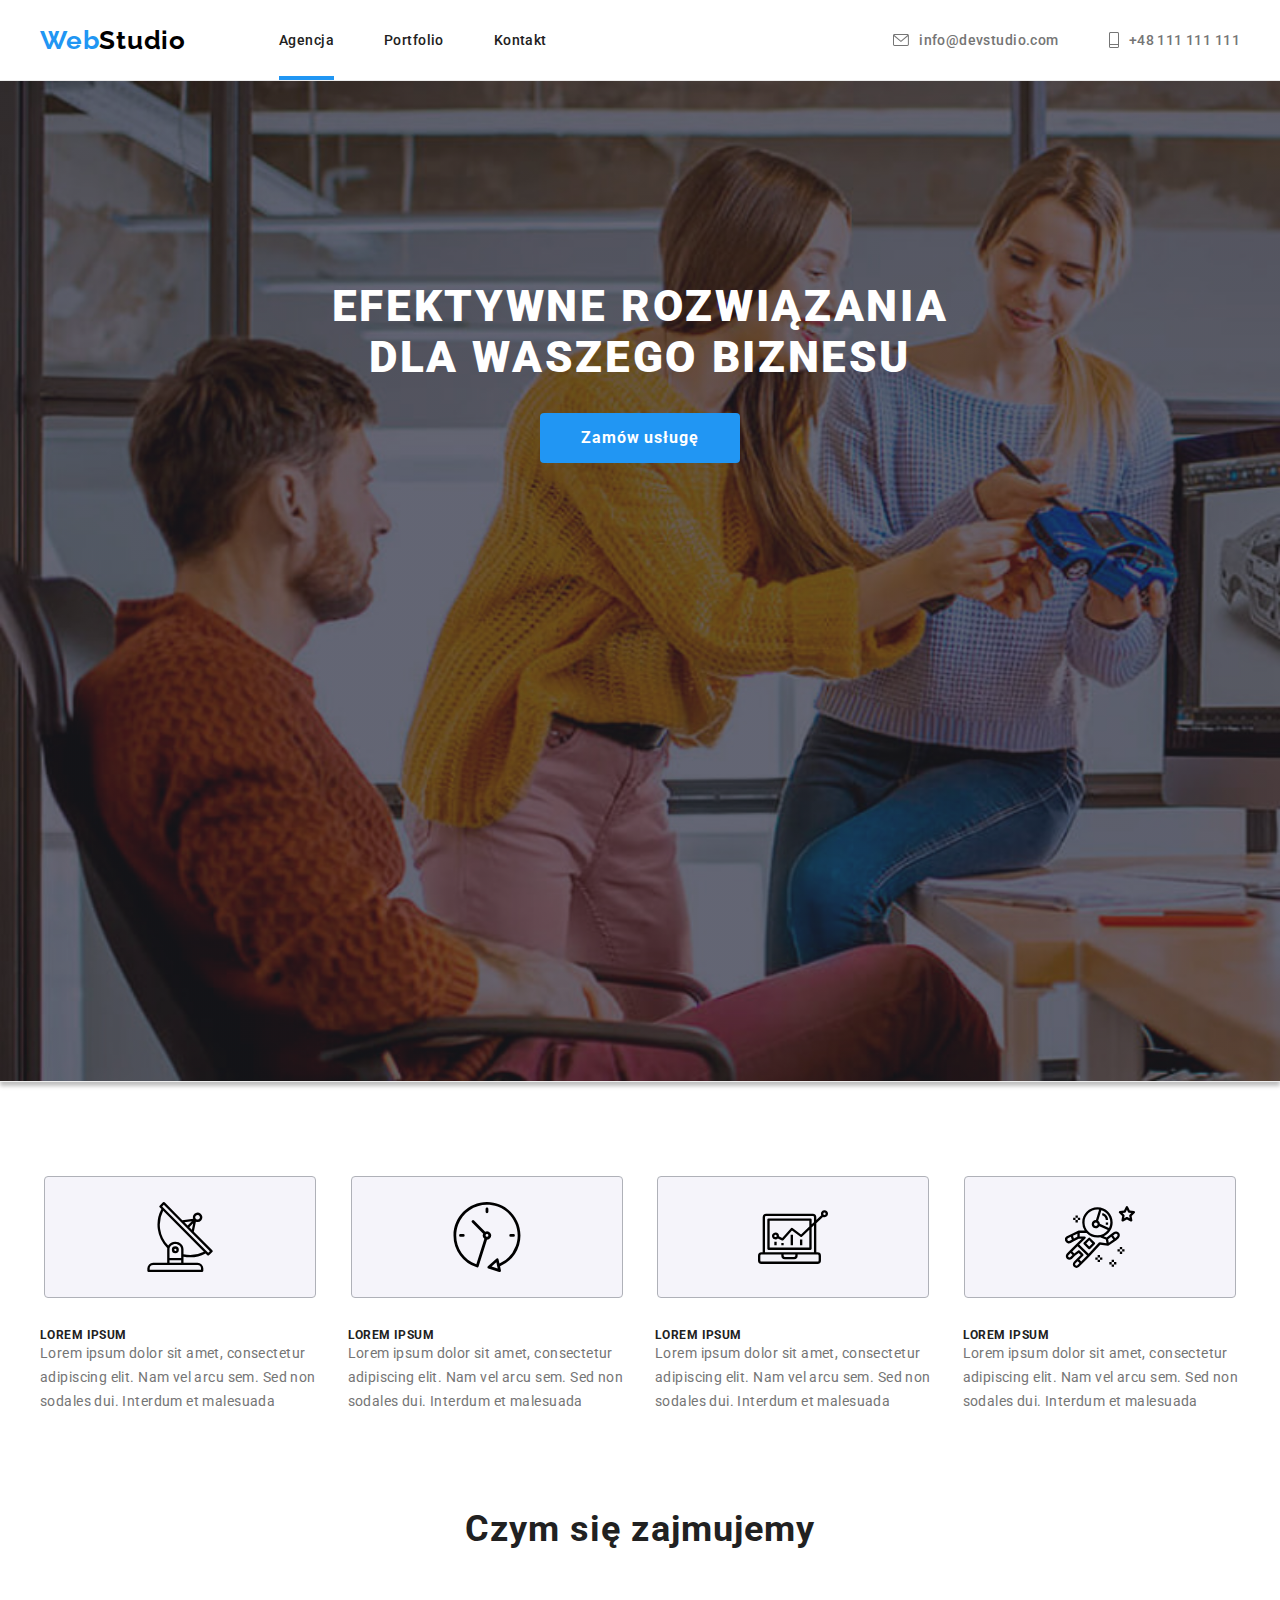
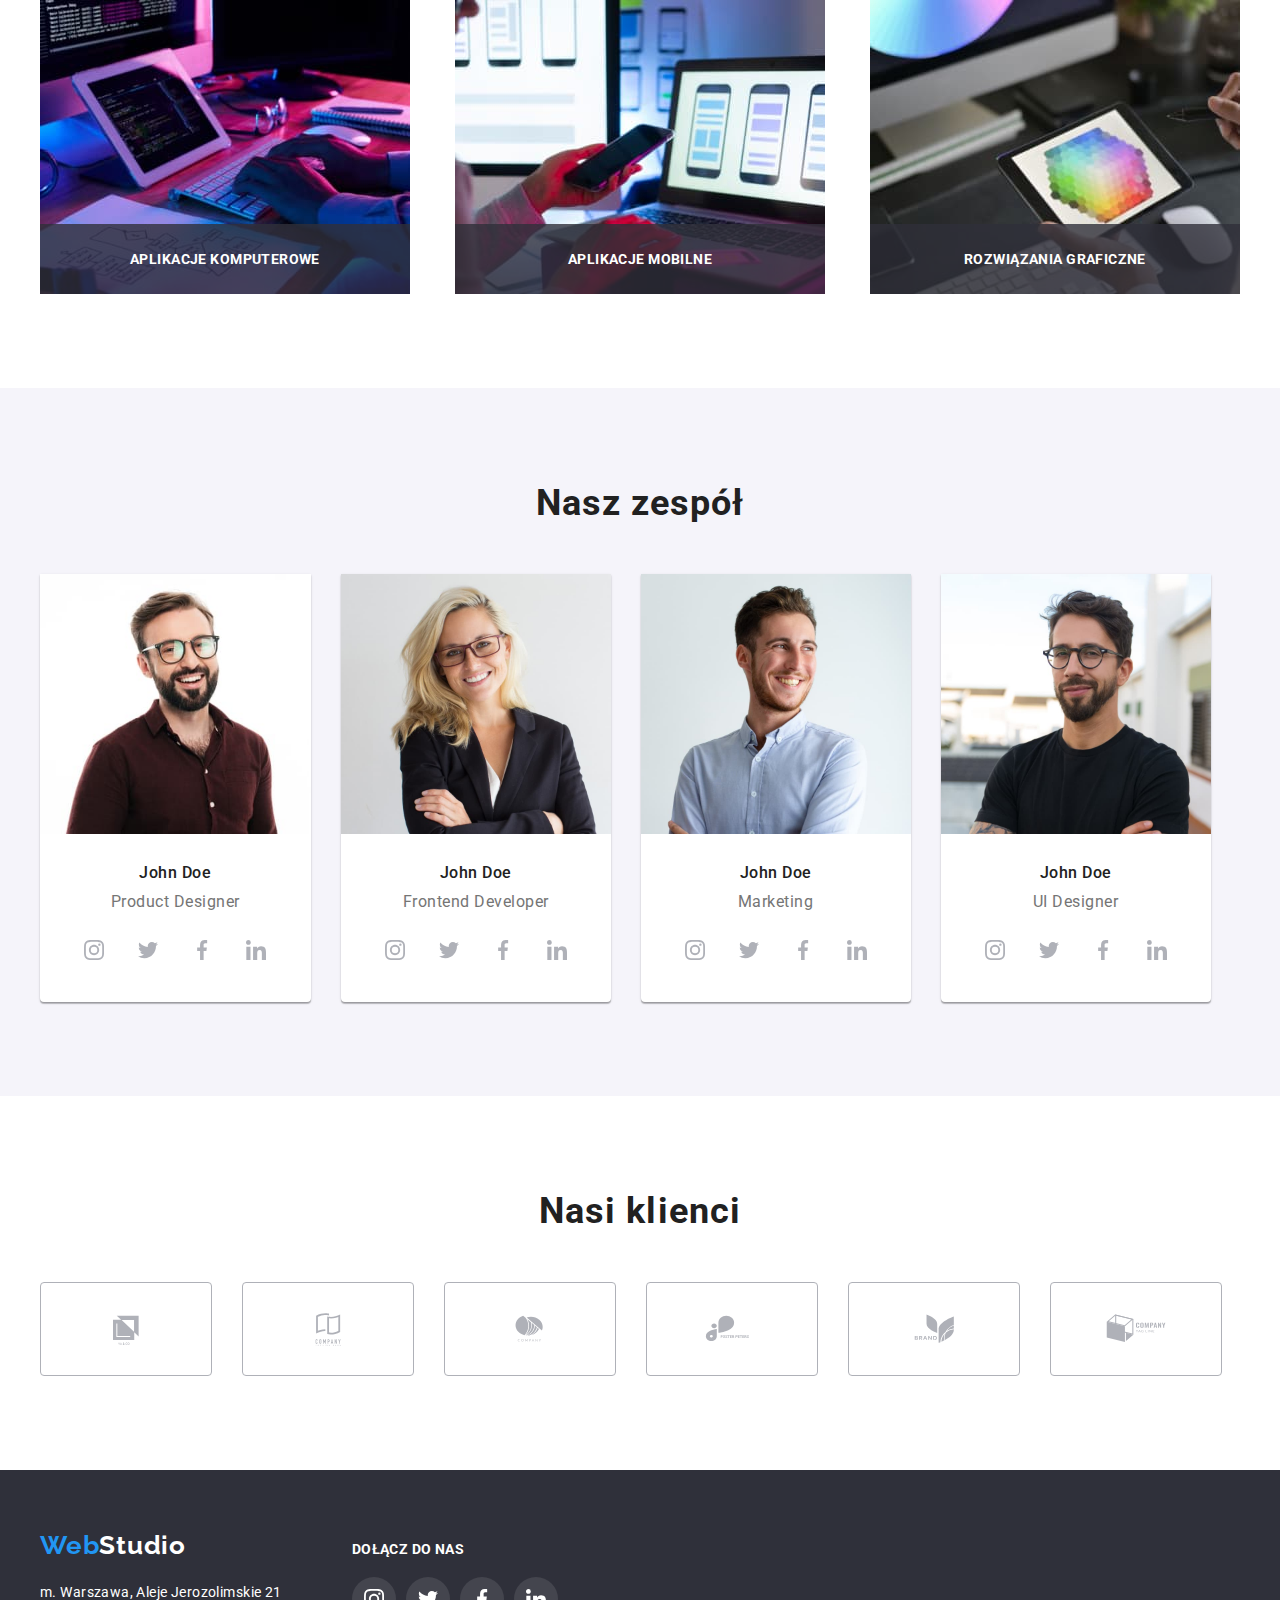
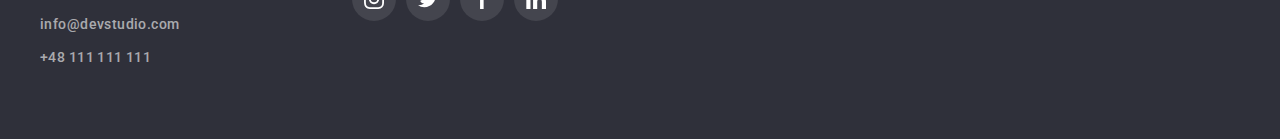
<file: index.html>
<!DOCTYPE html>
<html lang="en">
  <head>
    <meta charset="UTF-8" />
    <meta http-equiv="X-UA-Compatible" content="IE=edge" />
    <meta name="viewport" content="width=device-width, initial-scale=1.0" />
    <link rel="preconnect" href="https://fonts.googleapis.com" />
    <link rel="preconnect" href="https://fonts.gstatic.com" crossorigin />
    <link
      href="https://fonts.googleapis.com/css2?family=Raleway:wght@700&family=Roboto:wght@400;500;700;900&display=swap"
      rel="stylesheet"
    />
    <link
      rel="stylesheet"
      href="https://cdnjs.cloudflare.com/ajax/libs/modern-normalize/1.1.0/modern-normalize.min.css"
      integrity="sha512-wpPYUAdjBVSE4KJnH1VR1HeZfpl1ub8YT/NKx4PuQ5NmX2tKuGu6U/JRp5y+Y8XG2tV+wKQpNHVUX03MfMFn9Q=="
      crossorigin="anonymous"
      referrerpolicy="no-referrer"
    />
    <link rel="stylesheet" href="css/style.css" />
    <link rel="modern-normalize" href="css/modern-normalize.min.css" />
    <title>Studio</title>
  </head>
  <body>
    <header>
      <div class="container">
        <a href="#" class="logo link logo-link"
          ><span class="web">Web</span><span class="studio">Studio</span></a
        >
        <nav class="navigation-bar">
          <ul class="navigation-list">
            <li class="navigation-items nav-button nav-button-active">
              <a class="nav-link link" href="./index.html">Agencja</a>
            </li>
            <li class="navigation-items nav-button">
              <a class="nav-link link" href="./portfolio.html">Portfolio</a>
            </li>
            <li class="navigation-items contact"><a class="nav-link link" href="#">Kontakt</a></li>
          </ul>
        </nav>
        <ul class="contacts-nav">
          <li class="navigation-contacts-item">
            <a class="link navigation-items" href="mailto:info@devstudio.com">
              <svg class="icon-navigation" width="16" height="12">
                <use href="./images/icons.svg#icon-envelope"></use></svg
              >info@devstudio.com</a
            >
          </li>
          <li class="navigation-contacts-item">
            <a class="link navigation-items" href="tel:+48111111111"
              ><svg class="icon-navigation" width="10" height="16">
                <use href="./images/icons.svg#icon-smartphone"></use></svg
              >+48 111 111 111</a
            >
          </li>
        </ul>
      </div>
    </header>
    <!-- </div> -->
    <main>
      <section class="header">
        <h1 class="header-font">EFEKTYWNE ROZWIĄZANIA DLA WASZEGO BIZNESU</h1>
        <button class="button" type="button" data-modal-open>Zamów usługę</button>
        <div class="backdrop is-hidden" data-modal>
          <div class="modal">
            <button type="button" class="modal-button" data-modal-close>X</button>
          </div>
        </div>
      </section>
      <section class="section">
        <div class="container">
          <ul class="lorem-ipsum-icons">
            <li class="border-icon">
              <svg class="lorem-ipsum-icons-items" width="70" height="70">
                <use href="images/icons.svg#icon-antenna"></use>
              </svg>
            </li>
            <li class="border-icon">
              <svg width="70" height="70"><use href="images/icons.svg#icon-clock"></use></svg>
            </li>
            <li class="border-icon">
              <svg width="70" height="70"><use href="images/icons.svg#icon-diagram"></use></svg>
            </li>
            <li class="border-icon">
              <svg width="70" height="70"><use href="images/icons.svg#icon-astronaut"></use></svg>
            </li>
          </ul>
        </div>
        <div class="container">
          <ul class="lorem-ipsum-icons">
            <li>
              <h5>LOREM IPSUM</h5>
              <p class="lorem-ipsum-paragraph">
                Lorem ipsum dolor sit amet, consectetur adipiscing elit. Nam vel arcu sem. Sed non
                sodales dui. Interdum et malesuada
              </p>
            </li>
            <li>
              <h5>LOREM IPSUM</h5>
              <p class="lorem-ipsum-paragraph">
                Lorem ipsum dolor sit amet, consectetur adipiscing elit. Nam vel arcu sem. Sed non
                sodales dui. Interdum et malesuada
              </p>
            </li>
            <li>
              <h5>LOREM IPSUM</h5>
              <p class="lorem-ipsum-paragraph">
                Lorem ipsum dolor sit amet, consectetur adipiscing elit. Nam vel arcu sem. Sed non
                sodales dui. Interdum et malesuada
              </p>
            </li>
            <li>
              <h5>LOREM IPSUM</h5>
              <p class="lorem-ipsum-paragraph">
                Lorem ipsum dolor sit amet, consectetur adipiscing elit. Nam vel arcu sem. Sed non
                sodales dui. Interdum et malesuada
              </p>
            </li>
          </ul>
        </div>
      </section>
      <section class="section work">
        <div class="container">
          <h2 class="header-services">Czym się zajmujemy</h2>
          <ul class="services">
            <li class="services-items">
              <img
                src="images/services/programmingService.jpg"
                width="370"
                height="294"
                alt="We create websites"
              />
              <p class="services-text-style">Aplikacje komputerowe</p>
            </li>
            <li class="services-items">
              <img
                src="images/services/testingService.jpg"
                width="370"
                height="294"
                alt="We adjust them to your needs"
              />
              <p class="services-text-style">Aplikacje mobilne</p>
            </li>
            <li class="services-items">
              <img
                src="images/services/projectService.jpg"
                width="”370”"
                height="294"
                alt="We change them for you"
              />
              <p class="services-text-style">Rozwiązania graficzne</p>
            </li>
          </ul>
        </div>
      </section>
      <section class="section our-team">
        <div class="container">
          <h2 class="header-team">Nasz zespół</h2>
          <ul class="team">
            <li class="team">
              <figure>
                <img src="images/employees/person1.jpg" height="260" alt="photo of John Doe" />
                <figcaption>
                  <h3 class="team-member">John Doe</h3>
                  <p class="team-member-position">Product Designer</p>
                  <ul class="team-member-icons">
                    <li>
                      <a class="team-member-icons-border icon-circle" href="#">
                        <svg class="team-member-icons-list" width="20" height="20">
                          <use
                            href="images/icons.svg#icon-instagram-1
"
                          ></use>
                        </svg>
                      </a>
                    </li>
                    <li>
                      <a class="team-member-icons-border icon-circle" href="#">
                        <svg class="team-member-icons-list" width="20" height="20">
                          <use href="images/icons.svg#icon-twitter-1"></use>
                        </svg>
                      </a>
                    </li>
                    <li>
                      <a class="team-member-icons-border icon-circle" href="#">
                        <svg class="team-member-icons-list" width="20" height="20">
                          <use href="images/icons.svg#icon-facebook-1"></use>
                        </svg>
                      </a>
                    </li>
                    <li>
                      <a class="team-member-icons-border icon-circle" href="#">
                        <svg class="team-member-icons-list" width="20" height="20">
                          <use href="images/icons.svg#icon-linkedin-1"></use>
                        </svg>
                      </a>
                    </li>
                  </ul>
                </figcaption>
              </figure>
            </li>
            <li class="team">
              <figure>
                <img src="images/employees/person2.jpg" height="260" alt="photo of John Doe" />
                <figcaption>
                  <h3 class="team-member">John Doe</h3>
                  <p class="team-member-position">Frontend Developer</p>
                  <ul class="team-member-icons">
                    <li>
                      <a class="team-member-icons-border icon-circle" href="#">
                        <svg class="team-member-icons-list" width="20" height="20">
                          <use href="images/icons.svg#icon-instagram-1"></use>
                        </svg>
                      </a>
                    </li>
                    <li>
                      <a class="team-member-icons-border icon-circle" href="#">
                        <svg class="team-member-icons-list" width="20" height="20">
                          <use href="images/icons.svg#icon-twitter-1"></use>
                        </svg>
                      </a>
                    </li>
                    <li>
                      <a class="team-member-icons-border icon-circle" href="#">
                        <svg class="team-member-icons-list" width="20" height="20">
                          <use href="images/icons.svg#icon-facebook-1"></use>
                        </svg>
                      </a>
                    </li>
                    <li>
                      <a class="team-member-icons-border icon-circle" href="#">
                        <svg class="team-member-icons-list" width="20" height="20">
                          <use href="images/icons.svg#icon-linkedin-1"></use>
                        </svg>
                      </a>
                    </li>
                  </ul>
                </figcaption>
              </figure>
            </li>
            <li class="team">
              <figure>
                <img src="images/employees/person3.jpg" height="260" alt="photo of John Doe" />
                <figcaption>
                  <h3 class="team-member">John Doe</h3>
                  <p class="team-member-position">Marketing</p>
                  <ul class="team-member-icons">
                    <li>
                      <a class="team-member-icons-border icon-circle" href="#">
                        <svg class="team-member-icons-list" width="20" height="20">
                          <use href="images/icons.svg#icon-instagram-1"></use>
                        </svg>
                      </a>
                    </li>
                    <li>
                      <a class="team-member-icons-border icon-circle" href="#">
                        <svg class="team-member-icons-list" width="20" height="20">
                          <use
                            href="images/icons.svg#icon-twitter-1
"
                          ></use>
                        </svg>
                      </a>
                    </li>
                    <li>
                      <a class="team-member-icons-border icon-circle" href="#">
                        <svg class="team-member-icons-list" width="20" height="20">
                          <use href="images/icons.svg#icon-facebook-1"></use>
                        </svg>
                      </a>
                    </li>
                    <li>
                      <a class="team-member-icons-border icon-circle" href="#">
                        <svg class="team-member-icons-list" width="20" height="20">
                          <use href="images/icons.svg#icon-linkedin-1"></use>
                        </svg>
                      </a>
                    </li>
                  </ul>
                </figcaption>
              </figure>
            </li>
            <li class="team">
              <figure>
                <img src="images/employees/person4.jpg" height="260" alt="photo of John Doe" />
                <figcaption>
                  <h3 class="team-member">John Doe</h3>
                  <p class="team-member-position">UI Designer</p>
                  <ul class="team-member-icons">
                    <li>
                      <a class="team-member-icons-border icon-circle" href="#">
                        <svg class="team-member-icons-list" width="20" height="20">
                          <use href="images/icons.svg#icon-instagram-1"></use>
                        </svg>
                      </a>
                    </li>
                    <li>
                      <a class="team-member-icons-border icon-circle" href="#">
                        <svg class="team-member-icons-list" width="20" height="20">
                          <use href="images/icons.svg#icon-twitter-1"></use>
                        </svg>
                      </a>
                    </li>
                    <li>
                      <a class="team-member-icons-border icon-circle" href="#">
                        <svg class="team-member-icons-list" width="20" height="20">
                          <use href="images/icons.svg#icon-facebook-1"></use>
                        </svg>
                      </a>
                    </li>
                    <li>
                      <a class="team-member-icons-border icon-circle" href="#">
                        <svg class="team-member-icons-list" width="20" height="20">
                          <use href="images/icons.svg#icon-linkedin-1"></use>
                        </svg>
                      </a>
                    </li>
                  </ul>
                </figcaption>
              </figure>
            </li>
          </ul>
        </div>
      </section>
      <section class="section">
        <div class="container">
          <h2 class="header-customers">Nasi klienci</h2>
          <ul class="customers-company-list">
            <li>
              <a class="company-link" href="#">
                <svg class="company-icons" width="106" height="60">
                  <use href="images/icons.svg#icon-Client-1"></use>
                </svg>
              </a>
            </li>
            <li>
              <a class="company-link" href="#">
                <svg class="company-icons" width="106" height="60">
                  <use href="images/icons.svg#icon-Client-2"></use>
                </svg>
              </a>
            </li>
            <li>
              <a class="company-link" href="#">
                <svg class="company-icons" width="106" height="60">
                  <use href="images/icons.svg#icon-Client-3"></use>
                </svg>
              </a>
            </li>
            <li>
              <a class="company-link" href="#">
                <svg class="company-icons" width="106" height="60">
                  <use href="images/icons.svg#icon-Client-4"></use>
                </svg>
              </a>
            </li>
            <li>
              <a class="company-link" href="#">
                <svg class="company-icons" width="106" height="60">
                  <use href="images/icons.svg#icon-Client-5"></use>
                </svg>
              </a>
            </li>
            <li>
              <a class="company-link" href="#">
                <svg class="company-icons" width="106" height="60">
                  <use href="images/icons.svg#icon-Client-6"></use>
                </svg>
              </a>
            </li>
          </ul>
        </div>
      </section>
    </main>
    <footer class="footer">
      <div class="container container-footer">
        <div class="footer-list">
          <a href="#" class="logo"
            ><span class="web">Web<span class="studio-footer">Studio</span></span></a
          >
          <address class="address">
            <span class="address"> m. Warszawa, Aleje Jerozolimskie 21</span>
          </address>
          <ul>
            <li>
              <a href="mailto:info@devstudio.com" class="footer-contacts link"
                >info@devstudio.com</a
              >
            </li>
            <li><a href="telto:+48111111111" class="footer-contacts link">+48 111 111 111</a></li>
          </ul>
        </div>
        <div class="join-us">
          <p class="header-join-us">DOŁĄCZ DO NAS</p>
          <ul class="footer-icons">
            <li>
              <a class="icon-circle footer-icons" href="#"
                ><svg class="footer-social-icons" width="20" height="20">
                  <use href="images/icons.svg#icon-instagram-1"></use></svg
              ></a>
            </li>
            <li>
              <a class="icon-circle footer-icons" href="#"
                ><svg class="footer-social-icons" width="20" height="20">
                  <use href="images/icons.svg#icon-twitter-1"></use></svg
              ></a>
            </li>
            <li>
              <a class="icon-circle footer-icons" href="#"
                ><svg class="footer-social-icons" width="20" height="20">
                  <use href="images/icons.svg#icon-facebook-1"></use></svg
              ></a>
            </li>
            <li>
              <a class="icon-circle footer-icons" href="#"
                ><svg class="footer-social-icons" width="20" height="20">
                  <use href="images/icons.svg#icon-linkedin-1"></use></svg
              ></a>
            </li>
          </ul>
        </div>
      </div>
    </footer>
    <script src="/js/modal.js"></script>
  </body>
</html>
</file>
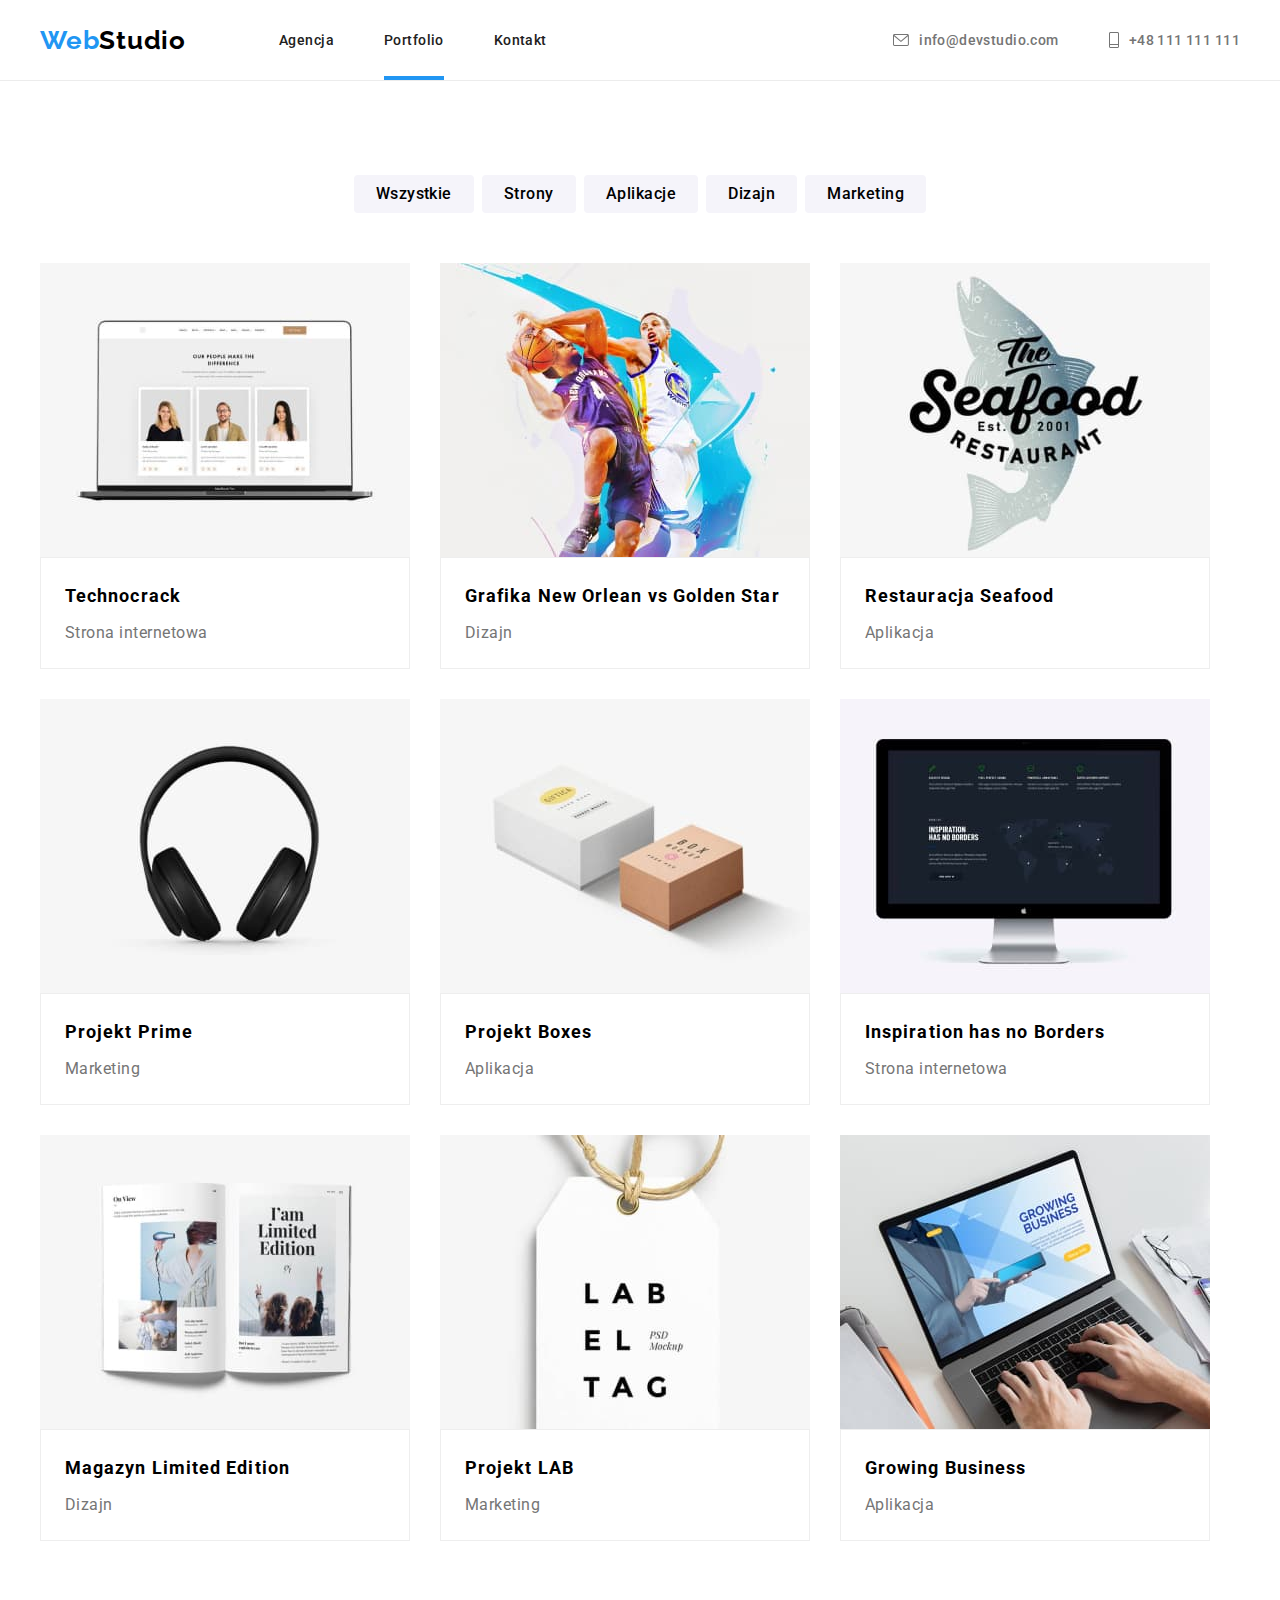
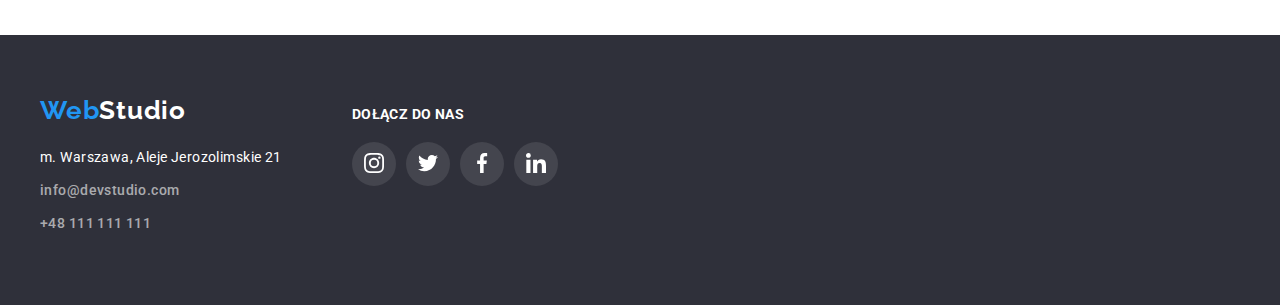
<file: portfolio.html>
<!DOCTYPE html>
	<html lang="en">
	  <head>
	    <meta charset="UTF-8" />
	    <meta http-equiv="X-UA-Compatible" content="IE=edge" />
	    <meta name="viewport" content="width=device-width, initial-scale=1.0" />
	    <title>Portfolio</title>
	    <link rel="preconnect" href="https://fonts.googleapis.com" />
	    <link rel="preconnect" href="https://fonts.gstatic.com" crossorigin />
	    <link
	      href="https://fonts.googleapis.com/css2?family=Raleway:wght@700&family=Roboto:wght@400;500;700;900&display=swap"
	      rel="stylesheet"
	    />
	    <link rel="stylesheet" href="https://cdnjs.cloudflare.com/ajax/libs/modern-normalize/1.1.0/modern-normalize.min.css" integrity="sha512-wpPYUAdjBVSE4KJnH1VR1HeZfpl1ub8YT/NKx4PuQ5NmX2tKuGu6U/JRp5y+Y8XG2tV+wKQpNHVUX03MfMFn9Q==" crossorigin="anonymous" referrerpolicy="no-referrer"/>
	    <link rel="stylesheet" href="css/style.css" />
		<link rel="modern-normalize" href="css/modern-normalize.min.css"/>
	  </head>
	  <body>
	      <header>
	          <section>
	            <div class="container">
	              <a href="#" class="logo link logo-link"
	                ><span class="web">Web</span><span class="studio">Studio</span></a
	              >
	              <nav class="navigation-bar">
	                <ul class="navigation-list">
	                  <li class="navigation-items nav-button"><a class="nav-link link" href="./index.html">Agencja</a></li>
	                  <li class="navigation-items nav-button nav-button-active"><a class="nav-link link" href="./portfolio.html">Portfolio</a></li>
	                  <li class="navigation-items contact"><a class="nav-link link" href="#">Kontakt</a></li></ul>
	                  </nav>
	                <ul class="contacts-nav">
	                  <li class="navigation-contacts-item">
	                    <a class="link navigation-items" href="mailto:info@devstudio.com">
	                    <svg class="icon-navigation" width="16" height="12"><use href="images/icons.svg#icon-envelope"></use></svg>info@devstudio.com</a>
	                  </li>
	                  <li class="navigation-contacts-item">
	                    <a class="link navigation-items" href="telto:+48111111111"><svg class="icon-navigation" width="10" height="16"><use href="images/icons.svg#icon-smartphone"></use></svg>+48 111 111 111</a>
	                  </li>
	                </ul>
	            </div>
	          </section>
	      </header>
	    <main>
	    <section class="section">
	      <div class="container">
	        <ul class="buttons">
	          <li><button type="button" class="portfolio-btn">Wszystkie</button></li>
	          <li><button type="button" class="portfolio-btn">Strony</button></li>
	          <li><button type="button" class="portfolio-btn">Aplikacje</button></li>
	          <li><button type="button" class="portfolio-btn">Dizajn</button></li>
	          <li><button type="button" class="portfolio-btn">Marketing</button></li>
	        </ul>
	          <ul class="portfolio-list">
	              <li>
	                <a class="portfolio-link" href="">
	                  <div class="overlay-box">
	                    <img
	                    src="images/portfolio/technocrack.jpg"
	                     alt="Photo of website Technocrack"
	                     height="294"
	                     />
	                    <div class="overlay">
	                    <p class="photo-text">Technocrack jest popularną platformą wykorzystywaną do rozpowszechniania koronawirusa. Firmy wykorzystują tę platformę do celów szpiegowskich i ataków na niezabezpieczone serwery konkurencji</p>
	                    </div>
	                  </div>
	                    <div class="portfolio-avatar-border">
	                      <h2 class="portfolio-project-name">Technocrack</h2>
	                      <p class="portfolio-project-type">Strona internetowa</p>
	                    </div>
	                </a>
	              </li>
	            <li>
	              <a class="portfolio-link" href="">
	                <div class="overlay-box">
	                  <img
	                    src="images/portfolio/basketballplayers.jpg"
	                    alt="Avatar of basketball match"
	                    height="294"
	                  />
	                  <div class="overlay">
	                    <p class="photo-text">Technocrack jest popularną platformą wykorzystywaną do rozpowszechniania koronawirusa. Firmy wykorzystują tę platformę do celów szpiegowskich i ataków na niezabezpieczone serwery konkurencji</p>
	                    </div>
	                    </div>
	                    <div class="portfolio-avatar-border">
	                      <h2 class="portfolio-project-name">Grafika New Orlean vs Golden Star</h2>
	                      <p class="portfolio-project-type">Dizajn</p>
	                    </div>
	              </a>
	            </li>
	            <li>
	              <a class="portfolio-link" href="">
	                <div class="overlay-box">
	                  <img
	                    src="images/portfolio/seafoodrestaurant.jpg"
	                    alt="Avatar of The Seafood Restaurant"
	                    height="294"
	                  />
	                   <div class="overlay">
	                     <p class="photo-text">Technocrack jest popularną platformą wykorzystywaną do rozpowszechniania koronawirusa. Firmy wykorzystują tę platformę do celów szpiegowskich i ataków na niezabezpieczone serwery konkurencji</p>
	                    </div>
	                    </div>
	                    <div class="portfolio-avatar-border">
	                      <h2 class="portfolio-project-name">Restauracja Seafood</h2>
	                      <p class="portfolio-project-type">Aplikacja</p>
	                    </div>
	              </a>
	            </li>
	            <li>
	               <a class="portfolio-link" href="">
	                 <div class="overlay-box">
	                  <img
	                    src="images/portfolio/headphones.jpg"
	                    alt="Avatar of Project Prime"
	                    height="294"
	                  />
	                  <div class="overlay">
	                    <p class="photo-text">Technocrack jest popularną platformą wykorzystywaną do rozpowszechniania koronawirusa. Firmy wykorzystują tę platformę do celów szpiegowskich i ataków na niezabezpieczone serwery konkurencji</p>
	                    </div>
	                    </div>
	                    <div class="portfolio-avatar-border">
	                      <h2 class="portfolio-project-name">Projekt Prime</h2>
	                      <p class="portfolio-project-type">Marketing</p>
	                    </div>
	               </a>
	            </li>
	            <li>
	              <a class="portfolio-link" href="">
	                <div class="overlay-box">
	                  <img
	                    src="images/portfolio/boxes.jpg"
	                    alt="Avatar of Project Boxes Application "
	                    height="294"
	                  />
	                   <div class="overlay">
	                    <p class="photo-text">Technocrack jest popularną platformą wykorzystywaną do rozpowszechniania koronawirusa. Firmy wykorzystują tę platformę do celów szpiegowskich i ataków na niezabezpieczone serwery konkurencji</p>
	                    </div>
	                    </div>
	                    <div class="portfolio-avatar-border">
	                      <h2 class="portfolio-project-name">Projekt Boxes</h2>
	                      <p class="portfolio-project-type">Aplikacja</p>
	                    </div>
	              </a>
	            </li>
	            <li>
	              <a class="portfolio-link" href="">
	                <div class="overlay-box">
	                  <img
	                    src="images/portfolio/inspirationnoborders.jpg"
	                    alt="Photo of website World Has No Borders"
	                    height="294"
	                  />
	                  <div class="overlay">
	                    <p class="photo-text">Technocrack jest popularną platformą wykorzystywaną do rozpowszechniania koronawirusa. Firmy wykorzystują tę platformę do celów szpiegowskich i ataków na niezabezpieczone serwery konkurencji</p>
	                    </div>
	                    </div>
	                    <div class="portfolio-avatar-border">
	                      <h2 class="portfolio-project-name">Inspiration has no Borders</h2>
	                      <p class="portfolio-project-type">Strona internetowa</p>
	                    </div>
	              </a>
	            </li>
	            <li>
	              <a class="portfolio-link" href="">
	                <div class="overlay-box">
	                  <img
	                    src="images/portfolio/magazine.jpg"
	                    alt="Photo of Magazine Limited Edition"
	                    height="294"
	                  />
	                  <div class="overlay">
	                    <p class="photo-text">Technocrack jest popularną platformą wykorzystywaną do rozpowszechniania koronawirusa. Firmy wykorzystują tę platformę do celów szpiegowskich i ataków na niezabezpieczone serwery konkurencji</p>
	                    </div>
	                    </div>
	                    <div class="portfolio-avatar-border">
	                      <h2 class="portfolio-project-name">Magazyn Limited Edition</h2>
	                      <p class="portfolio-project-type">Dizajn</p>
	                    </div>
	              </a>
	            </li>
	            <li>
	              <a class="portfolio-link" href="">
	                <div class="overlay-box">
	                  <img
	                    src="images/portfolio/labeltag.jpg"
	                    alt="Avatar of Project LAB"
	                    height="294"
	                  />
	                  <div class="overlay">
	                    <p class="photo-text">Technocrack jest popularną platformą wykorzystywaną do rozpowszechniania koronawirusa. Firmy wykorzystują tę platformę do celów szpiegowskich i ataków na niezabezpieczone serwery konkurencji.</p>
	                    </div>
	                    </div>
	                    <div class="portfolio-avatar-border">
	                      <h2 class="portfolio-project-name">Projekt LAB</h2>
	                      <p class="portfolio-project-type">Marketing</p>
	                    </div>
	              </a>
	            </li>
	            <li>
	              <a class="portfolio-link" href="">
	                <div class="overlay-box">
	                  <img
	                    src="images/portfolio/growingbusiness.jpg"
	                    alt="Avatar of aplication Growing Business "
	                    height="294"
	                  />
	                   <div class="overlay">
	                    <p class="photo-text">Technocrack jest popularną platformą wykorzystywaną do rozpowszechniania koronawirusa. Firmy wykorzystują tę platformę do celów szpiegowskich i ataków na niezabezpieczone serwery konkurencji</p>
	                    </div>
	                    </div>
	                    <div class="portfolio-avatar-border">
	                      <h2 class="portfolio-project-name">Growing Business</h2>
	                      <p class="portfolio-project-type">Aplikacja</p>
	                    </div>
	              </a>
	            </li>
	          </ul>
	        </section>
	      </div>
	    </main>
	 <!-- <div class="container"> -->
	      <footer class="footer">
	        <div class="container container-footer">
	          <div class="footer-list">
	            <a href="#" class="logo"
	              ><span class="web">Web<span class="studio-footer">Studio</span></span></a
	            >
	            <address class="address">
	              <span class="address"> m. Warszawa, Aleje Jerozolimskie 21</span></address>
	              <ul>
	                <li><a href="mailto:info@devstudio.com" class="footer-contacts link">info@devstudio.com</a></li>
	                <li><a href="telto:+48111111111" class="footer-contacts link">+48 111 111 111</a></li>
	              </ul>
	          </div>
	          <div class="join-us">
	            <p class="header-join-us">DOŁĄCZ DO NAS</p>
	            <ul class="footer-icons">
	              <li class="icon-circle">
	                <a href="#"><svg class="footer-social-icons" width="20" height="20"><use href="images/icons.svg#icon-instagram-1"></use></svg></a>
	               </li>
	               <li class="icon-circle">
	                <a href="#"><svg class="footer-social-icons" width="20" height="20"><use href="images/icons.svg#icon-twitter-1"></use></svg></a>
	              </li>
	              <li class="icon-circle">
	                <a  href="#"><svg class="footer-social-icons" width="20" height="20"><use href="images/icons.svg#icon-facebook-1"></use></svg></a>
	               </li>
	               <li class="icon-circle">
	                <a href="#"><svg class="footer-social-icons" width="20" height="20"><use href="images/icons.svg#icon-linkedin-1"></use></svg></a>
	              </li>
	            </ul>
	          </div>
	        </div>
	      </footer>
	  </body>
	</html>
</file>
<file: css/style.css>
:root {
  --brand-color: #212121;
  --selection-color: #2196f3;
  --background-color: #ffffff;
  --navigation-contacts-color: #757575;
  --button-font-color: #ffffff;
  --background-footer-header-color: #2f303a;
}
* {
  margin: 0;
  padding: 0;
}
body {
  font-family: "Roboto", sans-serif;
  background-color: var(--background-color);
  color: var(--brand-color);
  font-size: 14px;
  letter-spacing: 0.03em;
}

ul {
  list-style-type: none;
  padding-left: 0;
}
img {
  display: block;
}
header {
  border-bottom: 1px solid #ececec;
}
header .container {
  display: flex;
  align-items: center;
}
.container {
  margin: 0 auto;
  width: 100%;
  max-width: 1200px;
  padding: 0 15px;
}
.section {
  padding-top: 94px;
  padding-bottom: 94px;
}
.link {
  text-decoration: none;
  color: var(--brand-color);
  font-weight: 500;
  font-size: 14px;
  color: var(--brand-color);
  display: flex;
  align-items: center;
  transition-property: color;
  transition-duration: 250ms;
  transition-timing-function: cubic-bezier(0.4, 0, 0.2, 1);
}
.link:hover,
.link:focus,
.link:active {
  color: var(--selection-color);
}
.link:visited {
  text-decoration: none;
}
.logo {
  font-family: "Raleway";
  font-weight: 700;
  font-size: 26px;
  line-height: 1.19;
  text-align: left;
  vertical-align: top;
  letter-spacing: 0.03em;
  text-decoration: none;
  margin-right: 93px;
  transition-duration: 250ms;
  transition-timing-function: cubic-bezier(0.4, 0, 0.2, 1);
}

.web {
  color: var(--selection-color);
  text-decoration: none;
}
.studio {
  color: #000000;
  text-decoration: none;
}
.navigation {
  padding-top: 24px;
  padding-bottom: 25px;
  padding-left: 215px;
  display: flex;
  align-items: center;
}

.navigation-bar {
  display: flex;
  /* width: 100%; */
  justify-content: space-between;
}
.contacts-nav {
  display: flex;
  align-items: center;
  margin-left: auto;
  gap: 50px;
  color: var(--navigation-contacts-color);
}

.navigation-list {
  display: flex;
  gap: 50px;
}
.nav-link {
  font-weight: 500;
  font-size: 14px;
  color: var(--brand-color);
  padding: 32px 0;
  display: flex;
  align-items: center;
  transition-property: color;
  transition-duration: 250ms;
  transition-timing-function: cubic-bezier(0.4, 0, 0.2, 1);
}
.navigation-contacts-item {
  font-weight: 500;
  font-size: 14px;
  color: var(--selection-color);
  transition-property: color;
  transition-duration: 250ms;
  transition-timing-function: cubic-bezier(0.4, 0, 0.2, 1);
}
.navigation-items {
  color: var(--navigation-contacts-color);
}
.navigation-items:hover::after,
.navigation-items:focus {
  fill: var(--background-color);
  fill: var(--selection-color);
}

.nav-button {
  position: relative;
}
.nav-button-active::after {
  content: "";
  position: absolute;
  width: 100%;
  height: 4px;
  background-color: var(--selection-color);
  bottom: 0px;
  left: 0px;
}

.border-icon {
  width: 270px;
  height: 120px;
  border: 1px solid #afb1b8;
  border-radius: 4px;
  background-color: #f5f4fa;
  margin-bottom: 30px;
  display: flex;
  align-items: center;
  justify-content: center;
  transition-property: color;
  transition-duration: 250ms;
  transition-timing-function: cubic-bezier(0.4, 0, 0.2, 1);
}
.icon-navigation {
  margin-right: 10px;
  fill: currentColor;
}
.icon-navigation:hover,
.icon-navigation:focus {
  fill: var(--selection-color);
  fill: var(--background-color);
}
.header {
  background-color: var(--background-footer-header-color);
  color: var(--button-font-color);
  text-align: center;
  padding-top: 200px;
  padding-bottom: 200px;
  align-items: center;
  border-bottom: 1px solid #ececec;
  margin: 0 auto;
  max-width: 1600px;
  height: 600px;
  background-image: linear-gradient(rgba(47, 48, 58, 0.4), rgba(47, 48, 58, 0.4)),
    url(../images/first-sec-underlay.jpg);
  box-shadow: 0px 4px 4px rgba(0, 0, 0, 0.25);
  background-repeat: no-repeat;
  background-size: cover;
}
.header-font {
  font-size: 44px;
  font-weight: 900;
  line-height: 116%;
  width: 696px;
  margin: 0 auto;
  letter-spacing: 0.06em;
  margin-bottom: 30px;
}

.button {
  min-width: 200px;
  font-family: inherit;
  color: var(--button-font-color);
  font-weight: 700;
  font-size: 16px;
  line-height: 1.87;
  letter-spacing: 0.06em;
  background-color: var(--selection-color);
  border-radius: 4px;
  border-style: none;
  cursor: pointer;
  padding: 10px;
  transition-property: color;
  transition-duration: 250ms;
  transition-timing-function: cubic-bezier(0.4, 0, 0.2, 1);
}
.button:active,
.button:hover {
  color: #a0c9eb;
}
.backdrop {
  position: fixed;
  left: 0;
  top: 0;
  width: 100%;
  height: 100%;
  background-color: rgba(0, 0, 0, 0.5);
  transition-property: opacity, visibility;
  z-index: 1;
  transition-duration: 250ms;
  transition-timing-function: cubic-bezier(0.4, 0, 0.2, 1);
}
.is-hidden {
  visibility: hidden;
  opacity: 0;
  pointer-events: none;
}
.modal {
  position: absolute;
  top: 50%;
  left: 50%;
  transform: translate(-50%, -50%);
  width: 528px;
  height: 581px;
  background-color: #ffffff;
  box-shadow: 0px 1px 3px rgba(0, 0, 0, 0.12), 0px 1px 1px rgba(0, 0, 0, 0.14),
    0px 2px 1px rgba(0, 0, 0, 0.2);
  border-radius: 4px;
  z-index: 2;
}
.modal-button {
  cursor: pointer;
  width: 30px;
  height: 30px;
  border-radius: 50%;
  margin-left: 90%;
}
.lorem-ipsum {
  display: flex;
  list-style-type: none;
  margin-top: 94px;
  gap: 30px;
}
.lorem-ipsum-icons {
  display: flex;
  list-style-type: none;
  justify-content: space-evenly;
  gap: 30px;
}

.lorem-ipsum-paragraph {
  color: #757575;
  font-size: 14px;
  line-height: 1.71;
  text-align: left;
  vertical-align: top;
  letter-spacing: 0.03em;
}

.header-services {
  text-align: center;
  margin-bottom: 50px;
  font-family: "Roboto";
  font-style: normal;
  font-weight: 700;
  font-size: 36px;
  line-height: 42px;
  text-align: center;
  letter-spacing: 0.03em;
}
.work {
  padding-top: 0px;
}
.services {
  display: flex;
  list-style-type: none;
  justify-content: space-between;
  align-items: flex-start;
  gap: 30px;
}

.services-items {
  position: relative;
}
.services-text-style {
  position: absolute;
  width: 100%;
  bottom: 0;
  font-weight: 700;
  line-height: 14px;
  text-transform: uppercase;
  color: #ffffff;
  background-color: rgba(47, 48, 58, 0.8);
  height: 70px;
  display: flex;
  align-items: center;
  justify-content: center;
}
.header-team {
  text-align: center;
  margin-bottom: 50px;
  font-family: "Roboto";
  font-style: normal;
  font-weight: 700;
  font-size: 36px;
  line-height: 42px;
  text-align: center;
  letter-spacing: 0.03em;
}

.team {
  display: flex;
  gap: 30px;
}
.team > li {
  box-shadow: 0px 1px 3px rgba(0, 0, 0, 0.12), 0px 1px 1px rgba(0, 0, 0, 0.14),
    0px 2px 1px rgba(0, 0, 0, 0.2);
  border-radius: 0px 0px 4px 4px;
  background-color: var(--background-color);
}
figcaption {
  padding: 30px 0px;
}
.team-member {
  font-weight: 500;
  font-size: 16px;
  line-height: 1.18;
  text-align: center;
  letter-spacing: 0.03em;
  margin-bottom: 10px;
}
.our-team {
  background-color: #f5f4fa;
}
.team-member-position {
  text-align: center;
  font-size: 16px;
  line-height: 1.18;
  letter-spacing: 0.03em;
  color: #757575;
  margin-bottom: 16px;
}
.team-member-icons {
  display: flex;
  justify-content: center;
  fill: #afb1b8;
  gap: 10px;
  transition-property: color;
  transition-duration: 250ms;
  transition-timing-function: cubic-bezier(0.4, 0, 0.2, 1);
}
.icon-circle {
  width: 44px;
  height: 44px;
  display: flex;
  justify-content: center;
  align-items: center;
  border-radius: 50%;
  transition-property: fill, background-color;
  transition-duration: 250ms;
  transition-timing-function: cubic-bezier(0.4, 0, 0.2, 1);
}
.icon-circle:hover,
.icon-circle:active {
  background-color: var(--selection-color);
  fill: #ffffff;
}

.team-member-icons-list:hover,
.team-member-icons-list:focus {
  fill: var(--selection-color);
  fill: var(--background-color);
}

.header-customers {
  text-align: center;
  margin-bottom: 50px;
  font-family: "Roboto";
  font-style: normal;
  font-weight: 700;
  font-size: 36px;
  line-height: 42px;
  text-align: center;
  letter-spacing: 0.03em;
}
.customers-company-list {
  display: flex;
  gap: 30px;
}

.company-link {
  width: 170px;
  height: 92px;
  border: 1px solid currentColor;
  color: #afb1b8;
  border-radius: 4px;
  display: flex;
  align-items: center;
  justify-content: center;
  transition-property: color;
  transition-duration: 250ms;
  transition-timing-function: cubic-bezier(0.4, 0, 0.2, 1);
}
.company-link:hover,
.company-link:focus {
  color: var(--selection-color);
}
.company-icons {
  fill: currentColor;
}
.company-icons:hover,
.company-icons:active {
  fill: var(--background-color);
  fill: var(--selection-color);
}

.footer {
  background-color: var(--background-footer-header-color);
  padding-top: 60px;
  padding-bottom: 60px;
}
.container-footer {
  display: flex;
  gap: 70px;
  align-items: baseline;
}
.studio-footer {
  color: var(--button-font-color);
  text-decoration: none;
  gap: 20px;
  padding-bottom: 20px;
}

.address {
  font-size: 14px;
  line-height: 1.71;
  text-align: left;
  letter-spacing: 0.03em;
  color: var(--button-font-color);
  font-style: normal;
  max-width: 246px;
  flex-direction: row;
  padding-bottom: 9px;
  padding-top: 20px;
}

.footer-contacts {
  color: rgba(255, 255, 255, 0.6);
  font-size: 14px;
  line-height: 1.71;
  text-align: left;
  vertical-align: top;
  letter-spacing: 0.03em;
  font-style: normal;
  text-decoration: none;
  display: flex;
  padding-bottom: 9px;
}

.header-join-us {
  font-family: inherit;
  font-weight: 700;
  font-size: 14px;
  line-height: 16px;
  letter-spacing: 0.03em;
  text-transform: uppercase;
  color: var(--button-font-color);
  margin-bottom: 20px;
}

.footer-icons {
  display: flex;
  fill: #ffffff;
  gap: 10px;
}

.footer-icons li {
  background: rgb(68, 69, 78);
  border-radius: 50%;
  width: 44px;
  height: 44px;
}

.footer-social-icons:hover,
.footer-social-icons:active {
  --color6: var(--button-font-color);
  --color6: var(--selection-color);
}
.portfolio-btn:focus,
.portfolio-btn:hover {
  color: var(--button-font-color);
  background-color: var(--selection-color);
  box-shadow: 0px 3px 1px rgba(0, 0, 0, 0.1), 0px 1px 2px rgba(0, 0, 0, 0.08),
    0px 2px 2px rgba(0, 0, 0, 0.12);
}
.buttons {
  justify-content: center;
  display: flex;
  gap: 8px;
  margin-bottom: 50px;
  transition-property: color, background-color, box-shadow;
  transition-duration: 250ms;
  transition-timing-function: cubic-bezier(0.4, 0, 0.2, 1);
  border: none;
}
.portfolio-btn {
  padding: 6px 22px;
  font-family: inherit;
  background-color: #f5f4fa;
  border-radius: 4px;
  font-weight: 500;
  font-size: 16px;
  line-height: 1.62;
  text-align: center;
  letter-spacing: 0.03em;
  cursor: pointer;
  border: none;
  transition-property: color, background-color, box-shadow;
  transition-duration: 250ms;
  transition-timing-function: cubic-bezier(0.4, 0, 0.2, 1);
}

.portfolio-list {
  display: flex;
  flex-wrap: wrap;
  gap: 30px;
}
.portfolio-list li:hover,
.portfolio-list li:active {
  box-shadow: 0px 1px 1px rgba(0, 0, 0, 0.12), 0px 4px 4px rgba(0, 0, 0, 0.06),
    1px 4px 6px rgba(0, 0, 0, 0.16);
  cursor: pointer;
}
.portfolio-link {
  display: block;
  text-decoration: none;
  color: #000000;
}
.portfolio-link:hover,
.portoflio-link:focus {
  box-shadow: 0px 1px 1px rgba(0, 0, 0, 0.12), 0px 4px 4px rgba(0, 0, 0, 0.06),
    1px 4px 6px rgba(0, 0, 0, 0.16);
}
.portfolio-project-name {
  font-weight: 700;
  font-size: 18px;
  line-height: 2;
  letter-spacing: 0.06em;
  margin-bottom: 4px;
}
.portfolio-project-type {
  font-size: 16px;
  line-height: 1.88;
  letter-spacing: 0.03em;
  color: #757575;
}
.portfolio-avatar-border {
  border: 1px solid #eeeeee;
  padding: 20px 24px;
}
.portfolio-link:hover .overlay,
.portfolio-link:focus .overlay {
  transform: translateY(0);
  transition-duration: 250ms;
  transition-property: box-shadow;
  transition-timing-function: cubic-bezier(0.4, 0, 0.2, 1);
}
.overlay-box {
  position: relative;
  overflow: hidden;
  width: 370px;
  height: 294px;
}
.overlay {
  position: absolute;
  top: 0;
  left: 0;
  width: 370px;
  height: 294px;
  background-color: var(--selection-color);
  transition-property: transform;
  transform: translateY(100%);
  transition-duration: 250ms;
  transition-timing-function: cubic-bezier(0.4, 0, 0.2, 1);
  opacity: 0.9;
}

.photo-text {
  font-family: inherit;
  font-size: 18px;
  line-height: 28px;
  letter-spacing: 0.03em;
  color: #ffffff;
  padding-top: 49px;
  padding-left: 24px;
  padding-right: 45px;
  padding-bottom: 49px;
}
</file>
